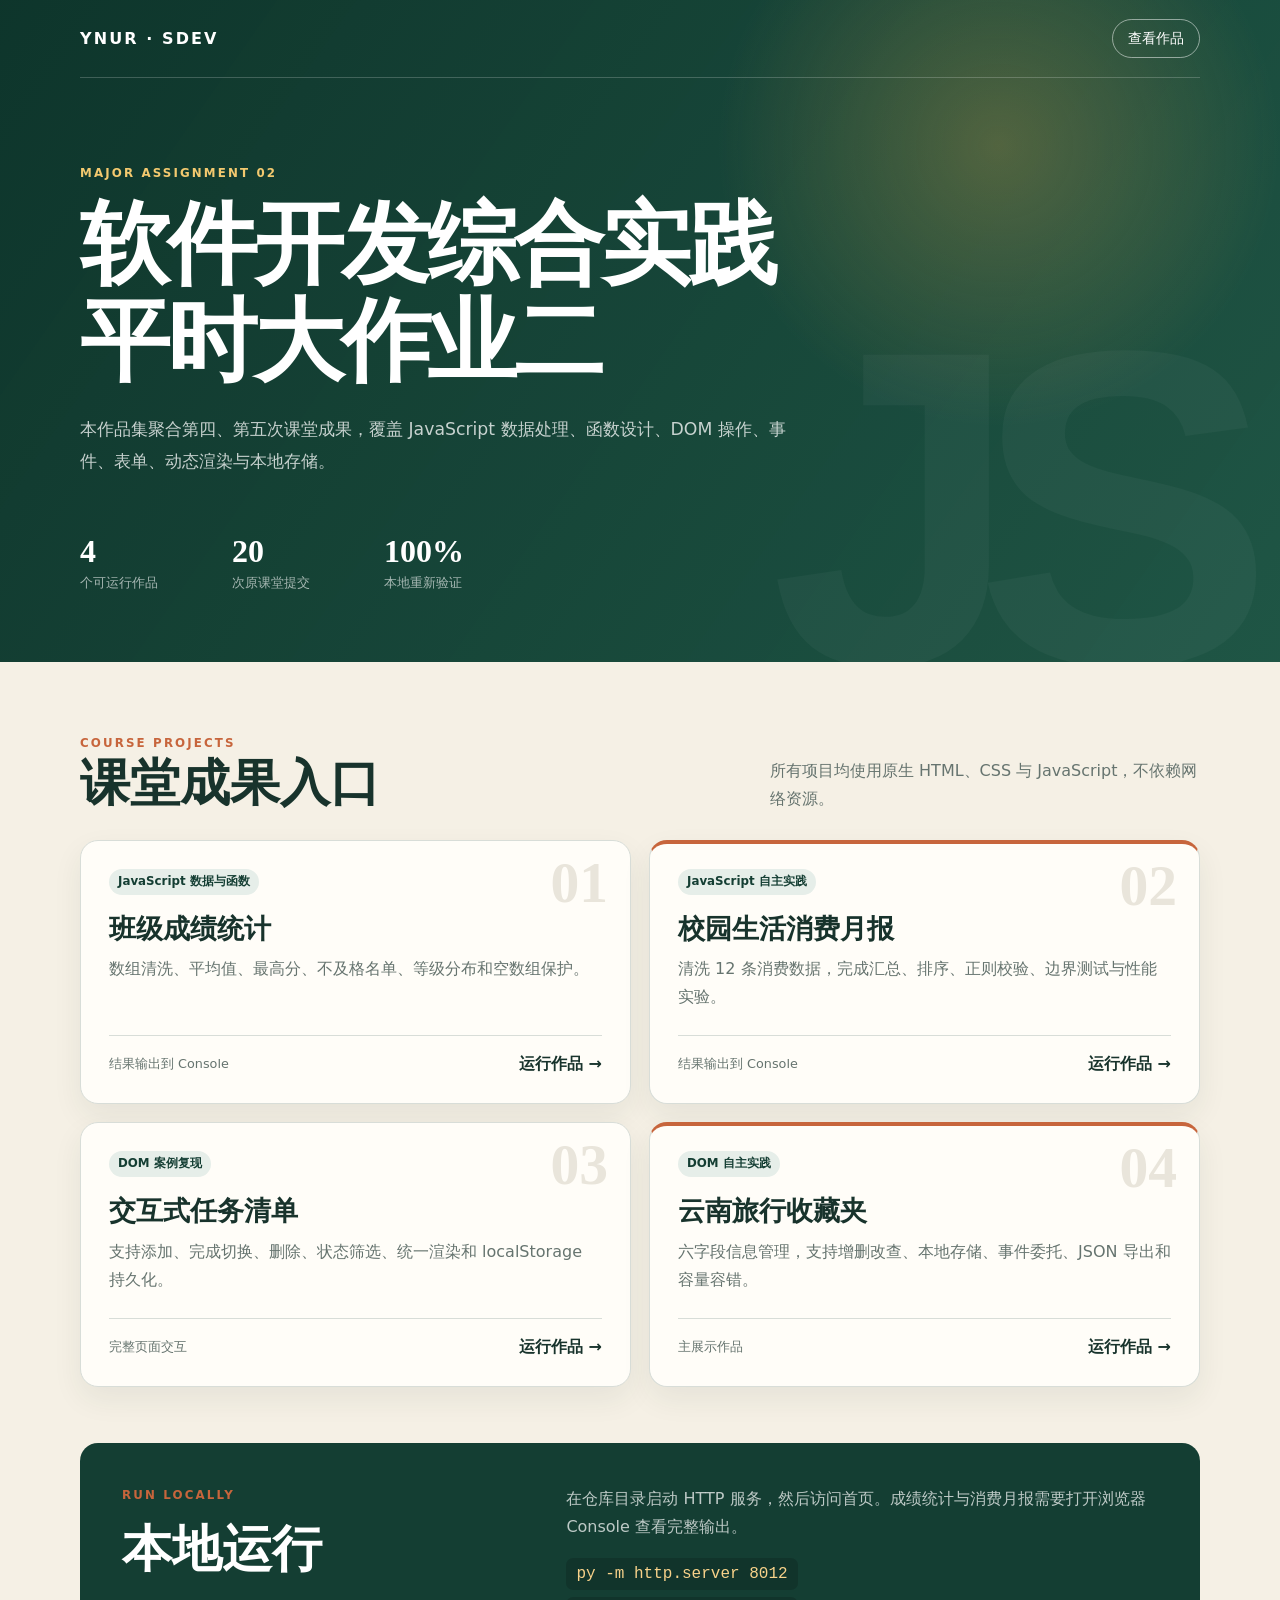
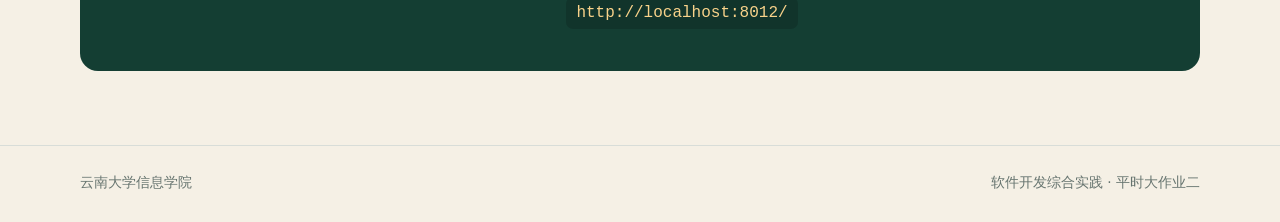
<file: index.html>
<!DOCTYPE html>
<html lang="zh-CN">
<head>
  <meta charset="UTF-8">
  <meta name="viewport" content="width=device-width, initial-scale=1.0">
  <meta name="description" content="软件开发综合实践平时大作业二，聚合第四次和第五次课堂成果。">
  <link rel="icon" href="favicon.svg" type="image/svg+xml">
  <link rel="stylesheet" href="assets/site.css">
  <title>软件开发综合实践 平时大作业二</title>
</head>
<body>
  <header class="hero">
    <nav class="nav-bar" aria-label="页面导航">
      <span class="brand">YNUR · SDEV</span>
      <a href="#projects">查看作品</a>
    </nav>
    <div class="hero-copy">
      <p class="eyebrow">MAJOR ASSIGNMENT 02</p>
      <h1>软件开发综合实践<br>平时大作业二</h1>
      <p class="intro">本作品集聚合第四、第五次课堂成果，覆盖 JavaScript 数据处理、函数设计、DOM 操作、事件、表单、动态渲染与本地存储。</p>
      <div class="summary" aria-label="作品概况">
        <div><strong>4</strong><span>个可运行作品</span></div>
        <div><strong>20</strong><span>次原课堂提交</span></div>
        <div><strong>100%</strong><span>本地重新验证</span></div>
      </div>
    </div>
  </header>

  <main id="projects">
    <section class="section-heading">
      <div>
        <p class="eyebrow dark">COURSE PROJECTS</p>
        <h2>课堂成果入口</h2>
      </div>
      <p>所有项目均使用原生 HTML、CSS 与 JavaScript，不依赖网络资源。</p>
    </section>

    <section class="project-grid" aria-label="作品列表">
      <article class="project-card">
        <div class="card-number">01</div>
        <span class="tag">JavaScript 数据与函数</span>
        <h3>班级成绩统计</h3>
        <p>数组清洗、平均值、最高分、不及格名单、等级分布和空数组保护。</p>
        <div class="card-footer">
          <span>结果输出到 Console</span>
          <a href="projects/score-stat/">运行作品 <span aria-hidden="true">→</span></a>
        </div>
      </article>

      <article class="project-card featured">
        <div class="card-number">02</div>
        <span class="tag">JavaScript 自主实践</span>
        <h3>校园生活消费月报</h3>
        <p>清洗 12 条消费数据，完成汇总、排序、正则校验、边界测试与性能实验。</p>
        <div class="card-footer">
          <span>结果输出到 Console</span>
          <a href="projects/calc-tool/">运行作品 <span aria-hidden="true">→</span></a>
        </div>
      </article>

      <article class="project-card">
        <div class="card-number">03</div>
        <span class="tag">DOM 案例复现</span>
        <h3>交互式任务清单</h3>
        <p>支持添加、完成切换、删除、状态筛选、统一渲染和 localStorage 持久化。</p>
        <div class="card-footer">
          <span>完整页面交互</span>
          <a href="projects/todo-app/">运行作品 <span aria-hidden="true">→</span></a>
        </div>
      </article>

      <article class="project-card featured">
        <div class="card-number">04</div>
        <span class="tag">DOM 自主实践</span>
        <h3>云南旅行收藏夹</h3>
        <p>六字段信息管理，支持增删改查、本地存储、事件委托、JSON 导出和容量容错。</p>
        <div class="card-footer">
          <span>主展示作品</span>
          <a href="projects/manager-app/">运行作品 <span aria-hidden="true">→</span></a>
        </div>
      </article>
    </section>

    <section class="run-note" aria-labelledby="run-title">
      <div>
        <p class="eyebrow dark">RUN LOCALLY</p>
        <h2 id="run-title">本地运行</h2>
      </div>
      <div>
        <p>在仓库目录启动 HTTP 服务，然后访问首页。成绩统计与消费月报需要打开浏览器 Console 查看完整输出。</p>
        <code>py -m http.server 8012</code>
        <code>http://localhost:8012/</code>
      </div>
    </section>
  </main>

  <footer>
    <span>云南大学信息学院</span>
    <span>软件开发综合实践 · 平时大作业二</span>
  </footer>
</body>
</html>
</file>
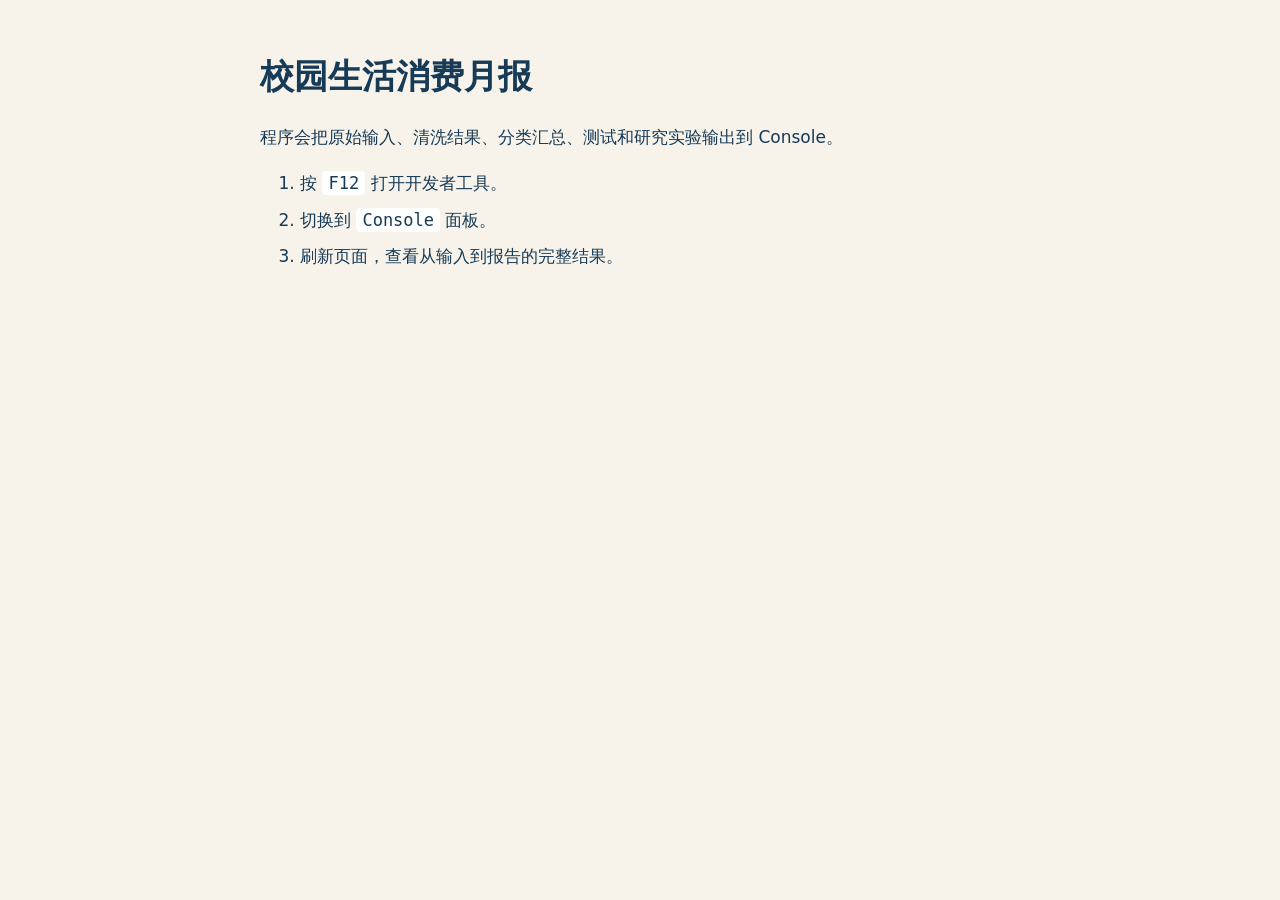
<file: projects/calc-tool/index.html>
<!DOCTYPE html>
<html lang="zh-CN">
<head>
  <meta charset="UTF-8">
  <meta name="viewport" content="width=device-width, initial-scale=1.0">
  <meta name="description" content="校园生活消费月报工具，展示输入、清洗、统计和测试结果。">
  <link rel="icon" href="../favicon.svg" type="image/svg+xml">
  <title>校园生活消费月报</title>
  <style>
    body { max-width: 760px; margin: 48px auto; padding: 0 24px; font: 17px/1.7 system-ui, sans-serif; color: #173b57; background: #f7f3ea; }
    h1 { margin-bottom: 8px; }
    code { padding: 2px 6px; border-radius: 4px; background: #fff; }
    li { margin: 8px 0; }
  </style>
</head>
<body>
  <h1>校园生活消费月报</h1>
  <p>程序会把原始输入、清洗结果、分类汇总、测试和研究实验输出到 Console。</p>
  <ol>
    <li>按 <code>F12</code> 打开开发者工具。</li>
    <li>切换到 <code>Console</code> 面板。</li>
    <li>刷新页面，查看从输入到报告的完整结果。</li>
  </ol>
  <script src="script.js"></script>
</body>
</html>
</file>
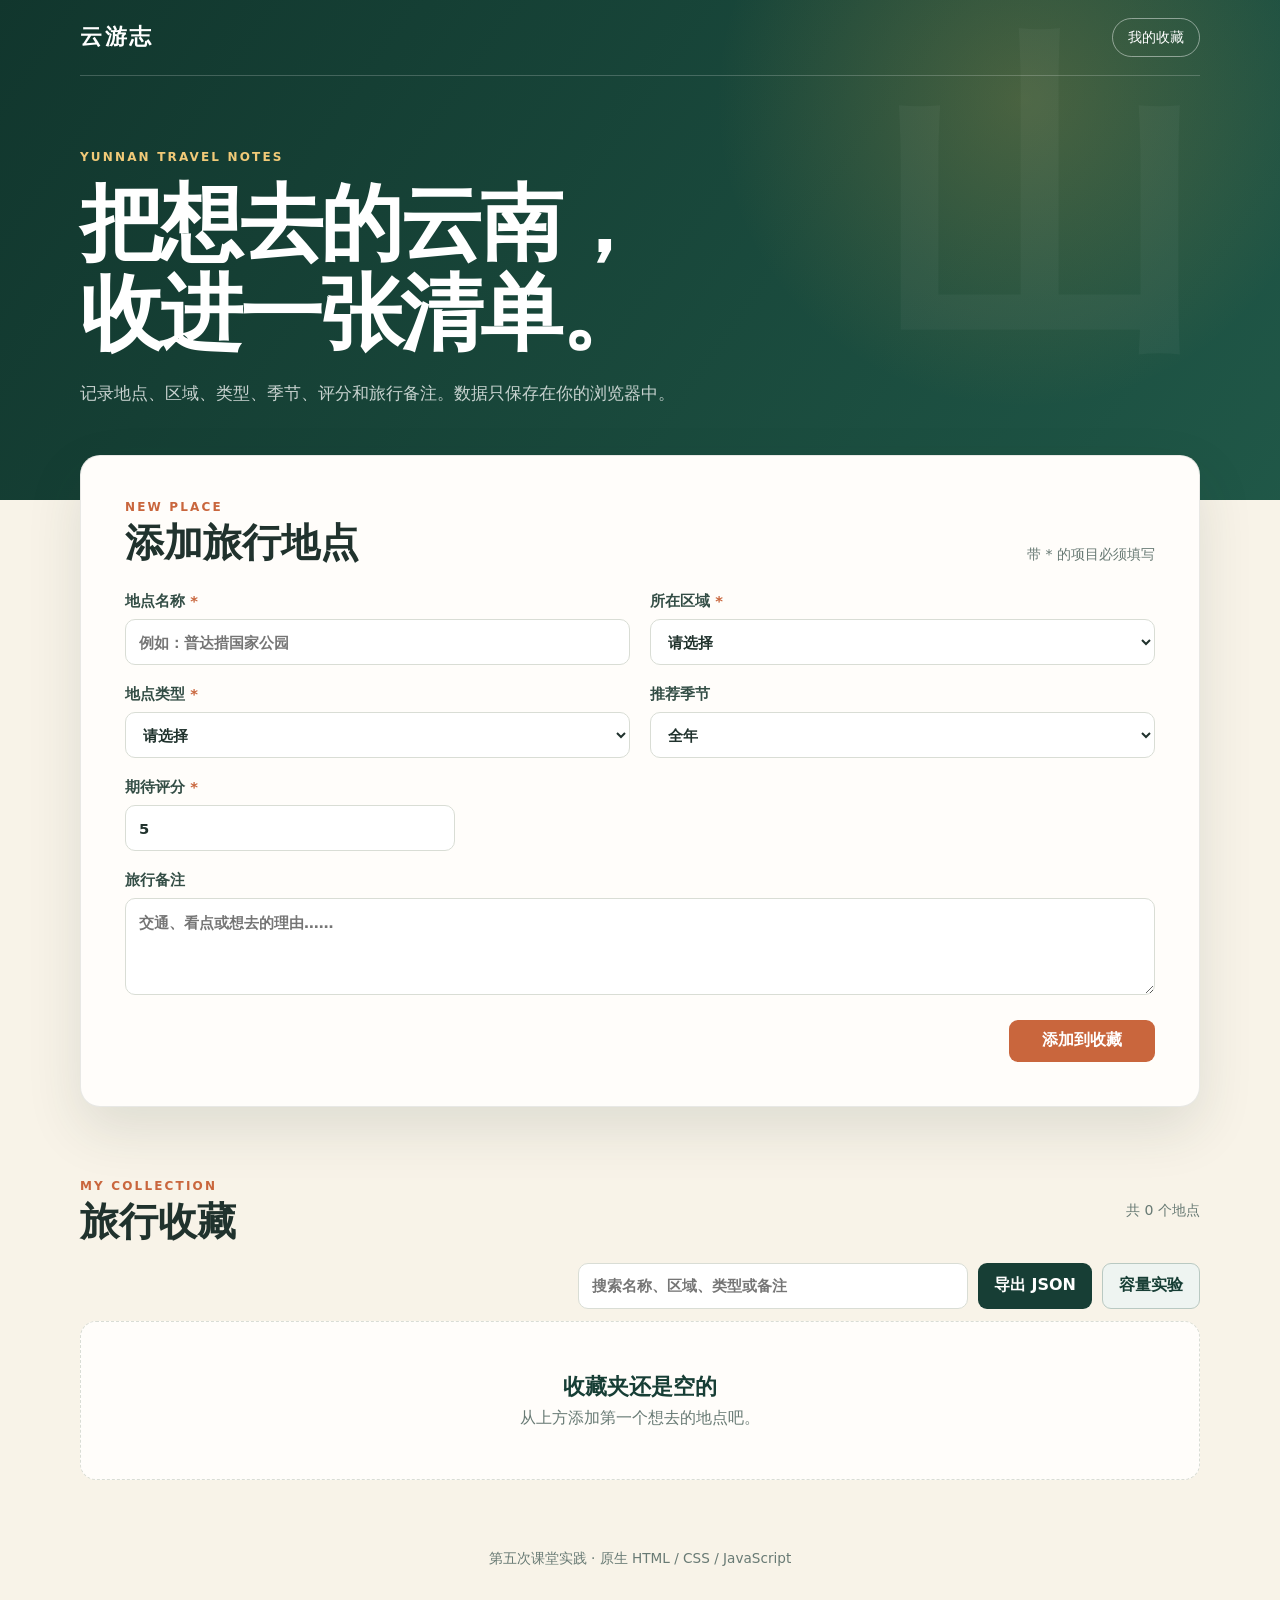
<file: projects/manager-app/index.html>
<!DOCTYPE html>
<html lang="zh-CN">
<head>
  <meta charset="UTF-8">
  <meta name="viewport" content="width=device-width, initial-scale=1.0">
  <meta name="description" content="第五次课自主实践：云南旅行收藏夹。">
  <link rel="icon" href="../favicon.svg" type="image/svg+xml">
  <link rel="stylesheet" href="style.css">
  <title>云南旅行收藏夹</title>
</head>
<body>
  <header class="hero">
    <nav class="nav-bar" aria-label="主导航">
      <a class="brand" href="#top" aria-label="云南旅行收藏夹首页">云游志</a>
      <a href="#collection">我的收藏</a>
    </nav>
    <div class="hero-copy" id="top">
      <p class="eyebrow">YUNNAN TRAVEL NOTES</p>
      <h1>把想去的云南，<br>收进一张清单。</h1>
      <p>记录地点、区域、类型、季节、评分和旅行备注。数据只保存在你的浏览器中。</p>
    </div>
  </header>

  <main>
    <section class="panel form-panel" aria-labelledby="form-title">
      <div class="section-heading">
        <div>
          <p class="section-kicker">NEW PLACE</p>
          <h2 id="form-title">添加旅行地点</h2>
        </div>
        <p>带 <span aria-hidden="true">*</span> 的项目必须填写</p>
      </div>

      <form id="place-form" novalidate>
        <div class="form-grid">
          <label>地点名称 <span>*</span>
            <input id="place-name" name="name" type="text" maxlength="40" placeholder="例如：普达措国家公园" required>
          </label>
          <label>所在区域 <span>*</span>
            <select id="place-region" name="region" required>
              <option value="">请选择</option>
              <option>昆明</option><option>大理</option><option>丽江</option><option>迪庆</option>
              <option>西双版纳</option><option>红河</option><option>保山</option><option>其他</option>
            </select>
          </label>
          <label>地点类型 <span>*</span>
            <select id="place-type" name="type" required>
              <option value="">请选择</option>
              <option>自然风光</option><option>古城古镇</option><option>民族文化</option>
              <option>美食体验</option><option>博物馆</option><option>徒步路线</option>
            </select>
          </label>
          <label>推荐季节
            <select id="place-season" name="season">
              <option>全年</option><option>春季</option><option>夏季</option><option>秋季</option><option>冬季</option>
            </select>
          </label>
          <label class="rating-field">期待评分 <span>*</span>
            <input id="place-rating" name="rating" type="number" min="1" max="5" step="1" value="5" required>
          </label>
          <label class="wide-field">旅行备注
            <textarea id="place-note" name="note" maxlength="160" rows="3" placeholder="交通、看点或想去的理由……"></textarea>
          </label>
        </div>
        <div class="form-footer">
          <p id="form-message" class="message" role="status" aria-live="polite"></p>
          <div class="form-actions">
            <button id="cancel-edit" class="secondary-button" type="button" hidden>取消编辑</button>
            <button id="submit-button" class="primary-button" type="submit">添加到收藏</button>
          </div>
        </div>
      </form>
    </section>

    <section class="collection" id="collection" aria-labelledby="collection-title">
      <div class="section-heading collection-heading">
        <div>
          <p class="section-kicker">MY COLLECTION</p>
          <h2 id="collection-title">旅行收藏</h2>
        </div>
        <p id="collection-count" aria-live="polite">共 0 个地点</p>
      </div>
      <div class="collection-tools">
        <label class="search-field" for="search-input">
          <span class="visually-hidden">搜索地点</span>
          <input id="search-input" type="search" placeholder="搜索名称、区域、类型或备注">
        </label>
        <button id="export-button" class="tool-button" type="button">导出 JSON</button>
        <button id="storage-test-button" class="tool-button experiment-button" type="button">容量实验</button>
      </div>
      <p id="storage-result" class="storage-result" role="status" aria-live="polite"></p>
      <div id="place-list" class="place-grid"></div>
    </section>
  </main>

  <footer>第五次课堂实践 · 原生 HTML / CSS / JavaScript</footer>
  <script src="app.js"></script>
</body>
</html>
</file>
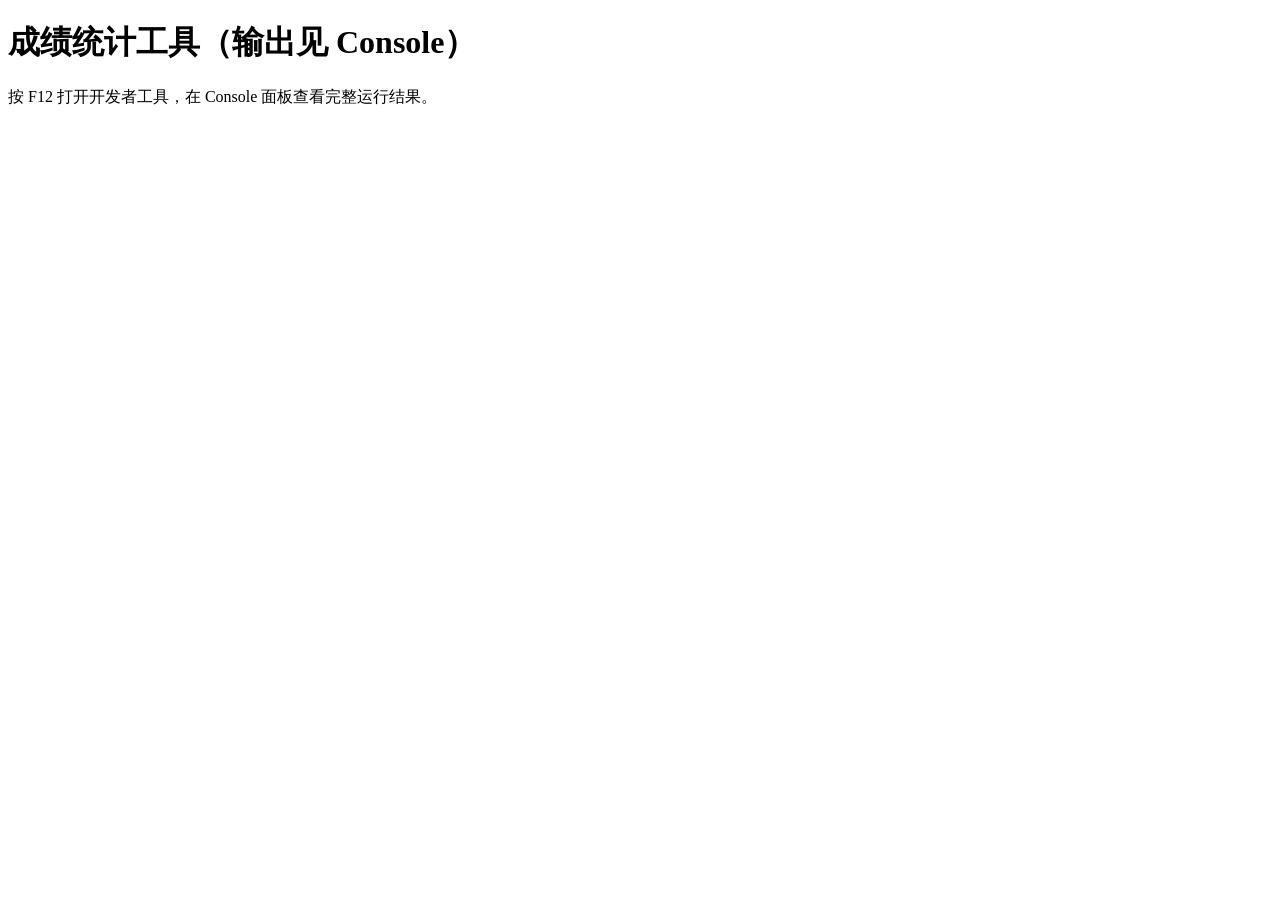
<file: projects/score-stat/index.html>
<!DOCTYPE html>
<html lang="zh-CN">
<head>
  <meta charset="UTF-8">
  <meta name="viewport" content="width=device-width, initial-scale=1.0">
  <meta name="description" content="第四次课班级成绩统计工具，运行结果输出到浏览器 Console。">
  <link rel="icon" href="../favicon.svg" type="image/svg+xml">
  <title>成绩统计工具</title>
</head>
<body>
  <h1>成绩统计工具（输出见 Console）</h1>
  <p>按 F12 打开开发者工具，在 Console 面板查看完整运行结果。</p>
  <script src="script.js"></script>
</body>
</html>
</file>
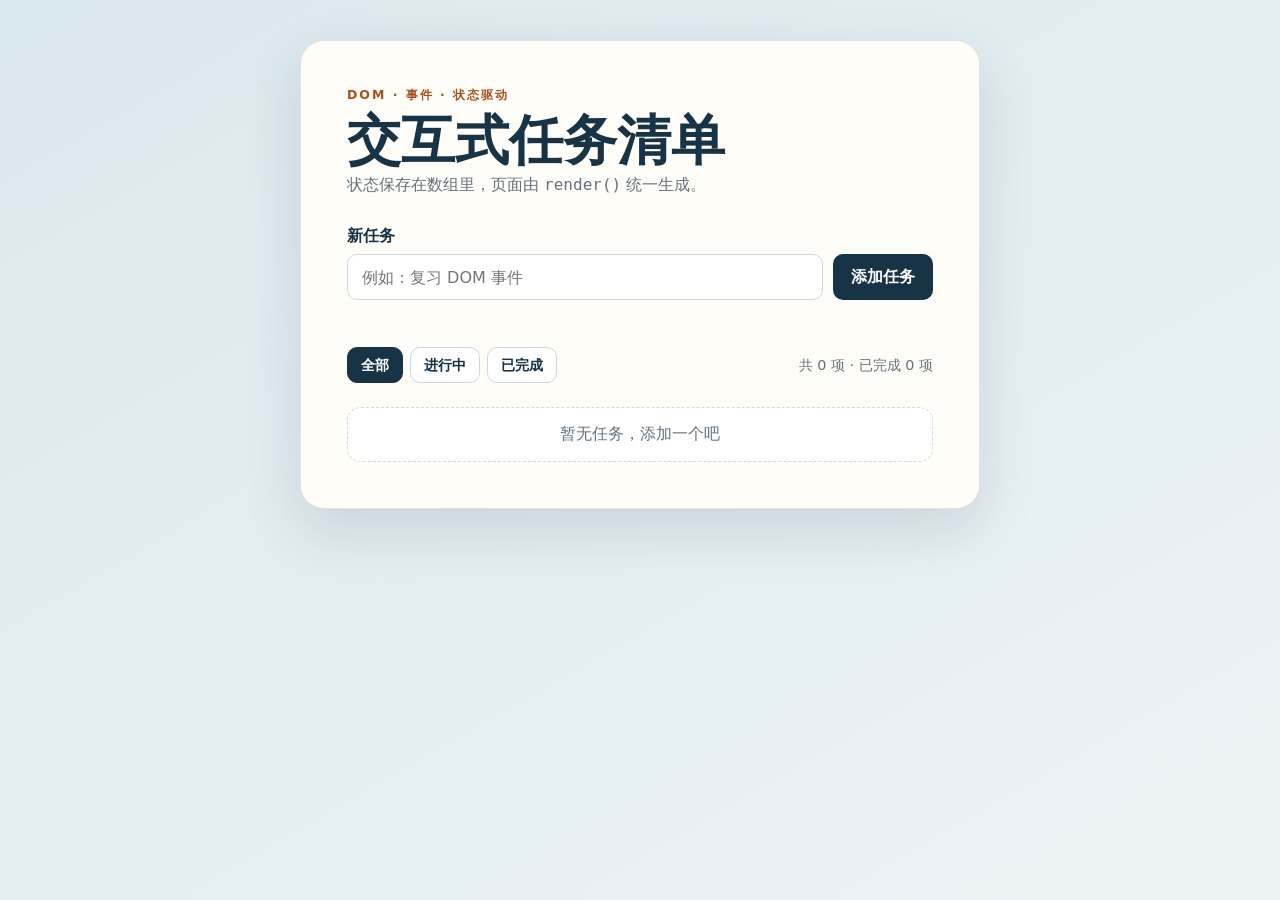
<file: projects/todo-app/index.html>
<!DOCTYPE html>
<html lang="zh-CN">
<head>
  <meta charset="UTF-8">
  <meta name="viewport" content="width=device-width, initial-scale=1.0">
  <meta name="description" content="第五次课交互式任务清单案例。">
  <link rel="icon" href="../favicon.svg" type="image/svg+xml">
  <link rel="stylesheet" href="style.css">
  <title>交互式任务清单</title>
</head>
<body>
  <main class="app-shell">
    <header>
      <p class="eyebrow">DOM · 事件 · 状态驱动</p>
      <h1>交互式任务清单</h1>
      <p>状态保存在数组里，页面由 <code>render()</code> 统一生成。</p>
    </header>

    <form id="add-form" class="add-form" novalidate>
      <label for="task-input">新任务</label>
      <div class="input-row">
        <input type="text" id="task-input" maxlength="80" placeholder="例如：复习 DOM 事件" autocomplete="off">
        <button type="submit">添加任务</button>
      </div>
      <p class="tip" id="tip" role="status" aria-live="polite"></p>
    </form>

    <section class="toolbar" aria-label="任务筛选">
      <div class="filters" role="group" aria-label="按状态筛选">
        <button class="filter-button active" type="button" data-filter="all" aria-pressed="true">全部</button>
        <button class="filter-button" type="button" data-filter="active" aria-pressed="false">进行中</button>
        <button class="filter-button" type="button" data-filter="done" aria-pressed="false">已完成</button>
      </div>
      <p id="task-stats" class="task-stats" aria-live="polite"></p>
    </section>

    <ul id="task-list" class="task-list" aria-label="任务列表"></ul>
  </main>
  <script src="app.js"></script>
</body>
</html>
</file>
<file: assets/site.css>
:root {
  color-scheme: light;
  --ink: #18332c;
  --forest: #143e33;
  --forest-soft: #245b4b;
  --cream: #f5f0e5;
  --paper: #fffdf8;
  --gold: #d6a14a;
  --clay: #c7653c;
  --muted: #66746f;
  --line: #d8ddd8;
  font-family: Inter, "Microsoft YaHei", system-ui, sans-serif;
}

* { box-sizing: border-box; }
html { scroll-behavior: smooth; }
body { margin: 0; color: var(--ink); background: var(--cream); }
a { color: inherit; }

.hero {
  min-height: 630px;
  padding: 0 max(24px, calc((100vw - 1120px) / 2));
  color: #fff;
  background:
    radial-gradient(circle at 78% 22%, rgba(214,161,74,.3), transparent 25%),
    linear-gradient(125deg, rgba(14,53,43,.99), rgba(32,88,71,.9)),
    var(--forest);
  overflow: hidden;
  position: relative;
}

.hero::after {
  content: "JS";
  position: absolute;
  right: 4vw;
  bottom: -70px;
  color: rgba(255,255,255,.035);
  font: 800 clamp(15rem, 35vw, 32rem)/1 Inter, sans-serif;
  letter-spacing: -.1em;
  pointer-events: none;
}

.nav-bar { position: relative; z-index: 1; display: flex; align-items: center; justify-content: space-between; min-height: 78px; border-bottom: 1px solid rgba(255,255,255,.2); }
.nav-bar a { padding: 9px 15px; border: 1px solid rgba(255,255,255,.5); border-radius: 999px; text-decoration: none; font-size: .9rem; }
.brand { font-weight: 800; letter-spacing: .13em; }
.hero-copy { position: relative; z-index: 1; max-width: 820px; padding: 88px 0 70px; }
.eyebrow { margin: 0; color: #f3c96f; font-size: .74rem; font-weight: 850; letter-spacing: .18em; }
.eyebrow.dark { color: var(--clay); }
.hero h1 { margin: 17px 0 22px; font: 750 clamp(3rem, 7vw, 6rem)/1.08 Georgia, "Microsoft YaHei", serif; letter-spacing: -.035em; }
.intro { max-width: 720px; margin: 0; color: rgba(255,255,255,.76); font-size: 1.08rem; line-height: 1.9; }
.summary { display: flex; gap: clamp(32px, 7vw, 74px); margin-top: 55px; }
.summary div { display: grid; gap: 4px; }
.summary strong { font: 750 2rem Georgia, serif; }
.summary span { color: rgba(255,255,255,.62); font-size: .82rem; }

main { width: min(calc(100% - 32px), 1120px); margin: 0 auto; padding: 74px 0; }
.section-heading { display: flex; align-items: flex-end; justify-content: space-between; gap: 30px; margin-bottom: 28px; }
.section-heading h2, .run-note h2 { margin: 7px 0 0; font: 750 clamp(2rem, 4vw, 3.1rem)/1.1 Georgia, "Microsoft YaHei", serif; }
.section-heading > p { max-width: 430px; margin: 0; color: var(--muted); line-height: 1.7; }
.project-grid { display: grid; grid-template-columns: repeat(2, minmax(0,1fr)); gap: 18px; }
.project-card { position: relative; min-width: 0; padding: 28px; border: 1px solid var(--line); border-radius: 18px; background: var(--paper); box-shadow: 0 12px 30px rgba(24,51,44,.07); overflow: hidden; }
.project-card.featured { border-top: 4px solid var(--clay); padding-top: 25px; }
.card-number { position: absolute; top: 13px; right: 22px; color: #e9e5db; font: 750 3.6rem/1 Georgia, serif; }
.tag { position: relative; display: inline-block; padding: 5px 9px; border-radius: 999px; color: var(--forest); background: #e6eee9; font-size: .74rem; font-weight: 800; }
.project-card h3 { position: relative; margin: 18px 0 10px; font: 750 1.7rem/1.2 Georgia, "Microsoft YaHei", serif; }
.project-card > p { min-height: 56px; margin: 0; color: var(--muted); line-height: 1.75; }
.card-footer { display: flex; align-items: center; justify-content: space-between; gap: 15px; margin-top: 24px; padding-top: 18px; border-top: 1px solid var(--line); }
.card-footer > span { color: var(--muted); font-size: .8rem; }
.card-footer a { font-weight: 800; text-decoration: none; }
.card-footer a:hover { color: var(--clay); }
.run-note { display: grid; grid-template-columns: .8fr 1.2fr; gap: 50px; margin-top: 56px; padding: 42px; border-radius: 18px; color: #fff; background: var(--forest); }
.run-note p { margin: 0 0 17px; color: rgba(255,255,255,.72); line-height: 1.75; }
.run-note code { display: block; width: fit-content; margin-top: 7px; padding: 7px 10px; border-radius: 7px; color: #f8d28a; background: rgba(0,0,0,.16); font-family: Consolas, monospace; }
footer { display: flex; justify-content: space-between; gap: 20px; padding: 28px max(24px, calc((100vw - 1120px) / 2)); color: var(--muted); border-top: 1px solid var(--line); font-size: .85rem; }

@media (max-width: 720px) {
  .hero { min-height: 560px; padding-inline: 20px; }
  .hero-copy { padding-top: 66px; }
  .summary { gap: 22px; }
  .summary strong { font-size: 1.55rem; }
  main { width: min(calc(100% - 20px), 1120px); padding-top: 54px; }
  .section-heading, footer { align-items: flex-start; flex-direction: column; }
  .project-grid { grid-template-columns: 1fr; }
  .run-note { grid-template-columns: 1fr; gap: 24px; padding: 28px 22px; }
}
</file>
<file: projects/manager-app/style.css>
:root {
  color-scheme: light;
  --forest: #173e35;
  --forest-soft: #285d50;
  --cream: #f8f3e8;
  --paper: #fffdfa;
  --terracotta: #c9663d;
  --gold: #d5a445;
  --ink: #20322d;
  --muted: #687a74;
  --line: #d9ddd5;
  --danger: #a64034;
  font-family: Inter, "Microsoft YaHei", system-ui, sans-serif;
}

* { box-sizing: border-box; }
html { scroll-behavior: smooth; }
body { margin: 0; color: var(--ink); background: var(--cream); }
button, input, select, textarea { font: inherit; }
button, a { -webkit-tap-highlight-color: transparent; }

.hero {
  min-height: 460px;
  padding: 0 max(24px, calc((100vw - 1120px) / 2));
  color: #fff;
  background:
    radial-gradient(circle at 80% 20%, rgba(213, 164, 69, .25), transparent 28%),
    linear-gradient(125deg, rgba(17, 54, 45, .98), rgba(33, 91, 74, .88)),
    #173e35;
  overflow: hidden;
}

.hero::after { content: "山"; position: absolute; top: 38px; right: 6vw; color: rgba(255,255,255,.035); font: 700 330px/1 serif; pointer-events: none; }
.nav-bar { position: relative; z-index: 1; display: flex; align-items: center; justify-content: space-between; min-height: 76px; border-bottom: 1px solid rgba(255,255,255,.2); }
.nav-bar a { color: #fff; text-decoration: none; }
.nav-bar > a:last-child { padding: 9px 15px; border: 1px solid rgba(255,255,255,.45); border-radius: 999px; font-size: .9rem; }
.brand { font: 700 1.35rem/1 serif; letter-spacing: .12em; }
.hero-copy { position: relative; z-index: 1; max-width: 720px; padding: 74px 0 92px; }
.eyebrow, .section-kicker { margin: 0; color: #f1ca78; font-size: .75rem; font-weight: 800; letter-spacing: .18em; }
.hero h1 { margin: 16px 0 18px; font: 700 clamp(2.55rem, 7vw, 5.2rem)/1.08 Georgia, "Microsoft YaHei", serif; letter-spacing: -.035em; }
.hero-copy > p:last-child { max-width: 610px; margin: 0; color: rgba(255,255,255,.76); font-size: 1.05rem; line-height: 1.8; }

main { width: min(calc(100% - 32px), 1120px); margin: -45px auto 0; position: relative; z-index: 2; }
.panel { padding: clamp(24px, 5vw, 44px); border: 1px solid rgba(32,50,45,.1); border-radius: 20px; background: var(--paper); box-shadow: 0 22px 55px rgba(29,54,46,.12); }
.section-heading { display: flex; align-items: flex-end; justify-content: space-between; gap: 20px; margin-bottom: 28px; }
.section-heading h2 { margin: 7px 0 0; font: 700 clamp(1.75rem, 4vw, 2.45rem)/1.1 Georgia, "Microsoft YaHei", serif; }
.section-heading > p, .section-heading > div + p { margin: 0; color: var(--muted); font-size: .88rem; }
.section-kicker { color: var(--terracotta); }

.form-grid { display: grid; grid-template-columns: repeat(6, 1fr); gap: 20px; }
label { grid-column: span 3; color: #334d45; font-size: .92rem; font-weight: 750; }
label span { color: var(--terracotta); }
.rating-field { grid-column: span 2; }
.wide-field { grid-column: span 6; }
input, select, textarea { width: 100%; margin-top: 8px; border: 1px solid var(--line); border-radius: 10px; color: var(--ink); background: #fff; }
input, select { min-height: 46px; padding: 0 13px; }
textarea { padding: 12px 13px; line-height: 1.6; resize: vertical; }
input:focus, select:focus, textarea:focus { outline: 3px solid rgba(201,102,61,.15); border-color: var(--terracotta); }
.form-footer { display: flex; align-items: center; justify-content: space-between; gap: 20px; margin-top: 22px; }
.form-actions { display: flex; gap: 9px; }
.message { min-height: 24px; margin: 0; color: var(--danger); font-size: .92rem; }
.message.success { color: #28704b; }
button { min-height: 42px; padding: 0 16px; border: 0; border-radius: 9px; cursor: pointer; font-weight: 750; }
.primary-button { min-width: 146px; color: #fff; background: var(--terracotta); }
.primary-button:hover { background: #a94f2c; }
.secondary-button { color: var(--forest); border: 1px solid var(--line); background: #fff; }
.secondary-button:hover { background: #edf3f0; }

.collection { padding: 72px 0 42px; }
.collection-heading { align-items: center; }
.collection-tools { display: flex; justify-content: flex-end; gap: 10px; margin: -8px 0 20px; }
.search-field { width: min(100%, 390px); }
.search-field input { margin: 0; }
.tool-button { color: #fff; background: var(--forest); white-space: nowrap; }
.tool-button:hover { background: var(--forest-soft); }
.experiment-button { color: var(--forest); border: 1px solid #b9c9c2; background: #eef4f1; }
.experiment-button:hover { background: #dce9e3; }
.tool-button:disabled { cursor: wait; opacity: .58; }
.storage-result { min-height: 0; margin: -8px 0 18px; padding: 0; color: var(--forest-soft); font-size: .88rem; line-height: 1.6; }
.storage-result:not(:empty) { padding: 10px 13px; border-left: 3px solid var(--gold); background: rgba(213,164,69,.12); }
.visually-hidden { position: absolute; width: 1px; height: 1px; margin: -1px; padding: 0; overflow: hidden; clip: rect(0 0 0 0); white-space: nowrap; border: 0; }
.place-grid { display: grid; grid-template-columns: repeat(3, minmax(0, 1fr)); gap: 18px; }
.place-card, .empty-state { border: 1px solid var(--line); border-radius: 16px; background: var(--paper); }
.place-card { min-width: 0; padding: 22px; box-shadow: 0 10px 25px rgba(29,54,46,.07); }
.card-top { display: flex; align-items: flex-start; justify-content: space-between; gap: 12px; }
.place-card h3 { margin: 9px 0 4px; font: 700 1.35rem/1.25 Georgia, "Microsoft YaHei", serif; overflow-wrap: anywhere; }
.place-card .meta { margin: 0; color: var(--muted); font-size: .86rem; }
.type-chip { display: inline-block; padding: 5px 9px; border-radius: 999px; color: var(--forest); background: #e7efe9; font-size: .76rem; font-weight: 750; }
.rating { color: #a97516; font-weight: 800; white-space: nowrap; }
.note { min-height: 50px; margin: 18px 0; color: #50635d; line-height: 1.65; overflow-wrap: anywhere; }
.card-actions { display: flex; gap: 8px; padding-top: 15px; border-top: 1px solid var(--line); }
.card-actions button { flex: 1; min-height: 36px; color: var(--forest); background: #edf3f0; font-size: .86rem; }
.card-actions button:hover { background: #dce9e3; }
.card-actions .delete-button { color: var(--danger); background: #fff0ec; }
.card-actions .delete-button:hover { color: #fff; background: var(--danger); }
.empty-state { grid-column: 1 / -1; padding: 50px 24px; color: var(--muted); text-align: center; border-style: dashed; }
.empty-state strong { display: block; margin-bottom: 7px; color: var(--forest); font: 700 1.35rem Georgia, serif; }
footer { padding: 28px 18px 38px; color: var(--muted); text-align: center; font-size: .85rem; }

@media (max-width: 850px) {
  .place-grid { grid-template-columns: repeat(2, minmax(0, 1fr)); }
}

@media (max-width: 620px) {
  .hero { min-height: 420px; padding-inline: 20px; }
  .hero-copy { padding-top: 60px; }
  main { width: min(calc(100% - 20px), 1120px); }
  .panel { padding: 24px 18px; }
  .section-heading, .form-footer { align-items: flex-start; flex-direction: column; }
  label, .rating-field, .wide-field { grid-column: span 6; }
  .form-actions, .primary-button { width: 100%; }
  .form-actions button { flex: 1; }
  .collection-tools { align-items: stretch; flex-direction: column; }
  .search-field { width: 100%; }
  .place-grid { grid-template-columns: 1fr; }
}
</file>
<file: projects/todo-app/style.css>
:root {
  color-scheme: light;
  --ink: #173447;
  --muted: #64727d;
  --paper: #fffdf8;
  --canvas: #edf3f5;
  --accent: #d47a3a;
  --accent-dark: #a9511b;
  --line: #ced9de;
  font-family: Inter, "Microsoft YaHei", system-ui, sans-serif;
}

* { box-sizing: border-box; }

body {
  min-height: 100vh;
  margin: 0;
  padding: 40px 18px;
  color: var(--ink);
  background: linear-gradient(150deg, #d9e8ed, var(--canvas));
}

.app-shell {
  width: min(100%, 680px);
  margin: 0 auto;
  padding: clamp(24px, 5vw, 46px);
  border: 1px solid rgba(23, 52, 71, .12);
  border-radius: 24px;
  background: var(--paper);
  box-shadow: 0 22px 55px rgba(23, 52, 71, .13);
}

.eyebrow { margin: 0; color: var(--accent-dark); font-size: .78rem; font-weight: 800; letter-spacing: .16em; text-transform: uppercase; }
h1 { margin: 8px 0 6px; font-size: clamp(2rem, 6vw, 3.4rem); line-height: 1.05; }
header > p:last-child { margin-top: 0; color: var(--muted); }
code { font-family: Consolas, monospace; }

.add-form { margin-top: 30px; }
label { display: block; margin-bottom: 7px; font-weight: 750; }
.input-row { display: grid; grid-template-columns: 1fr auto; gap: 10px; }
input, button { min-height: 46px; border-radius: 10px; font: inherit; }
input { min-width: 0; padding: 0 14px; border: 1px solid var(--line); background: #fff; }
input:focus { outline: 3px solid rgba(212, 122, 58, .22); border-color: var(--accent); }
button { padding: 0 18px; border: 0; color: #fff; background: var(--ink); cursor: pointer; font-weight: 700; }
button:hover { background: #265d7d; }
.tip { min-height: 24px; margin: 7px 0 0; color: #a12d22; font-size: .92rem; }
.tip.success { color: #28704b; }

.toolbar { display: flex; align-items: center; justify-content: space-between; gap: 16px; margin-top: 16px; }
.filters { display: flex; flex-wrap: wrap; gap: 7px; }
.filter-button { min-height: 36px; padding: 0 13px; color: var(--ink); border: 1px solid var(--line); background: #fff; font-size: .9rem; }
.filter-button:hover, .filter-button.active { color: #fff; border-color: var(--ink); background: var(--ink); }
.task-stats { margin: 0; color: var(--muted); font-size: .9rem; text-align: right; white-space: nowrap; }
.task-list { display: grid; gap: 10px; margin: 24px 0 0; padding: 0; list-style: none; }
.task-item, .empty-tip { padding: 16px; border: 1px solid var(--line); border-radius: 14px; background: #fff; }
.task-item { display: grid; grid-template-columns: auto 1fr auto; align-items: center; gap: 12px; }
.task-text { overflow-wrap: anywhere; }
.empty-tip { color: var(--muted); text-align: center; border-style: dashed; }
.done .task-text { color: var(--muted); text-decoration: line-through; }
.toggle-button { width: 26px; min-height: 26px; padding: 0; border: 2px solid var(--accent); border-radius: 50%; color: #fff; background: #fff; }
.toggle-button:hover, .done .toggle-button { background: var(--accent); }
.delete-button { min-height: 34px; padding: 0 12px; color: #9a3328; background: #fff2ee; font-size: .88rem; }
.delete-button:hover { color: #fff; background: #9a3328; }

@media (max-width: 520px) {
  body { padding: 18px 10px; }
  .app-shell { padding: 24px 18px; border-radius: 18px; }
  .input-row { grid-template-columns: 1fr; }
  .toolbar { align-items: flex-start; flex-direction: column; }
  .task-stats { text-align: left; }
}
</file>
